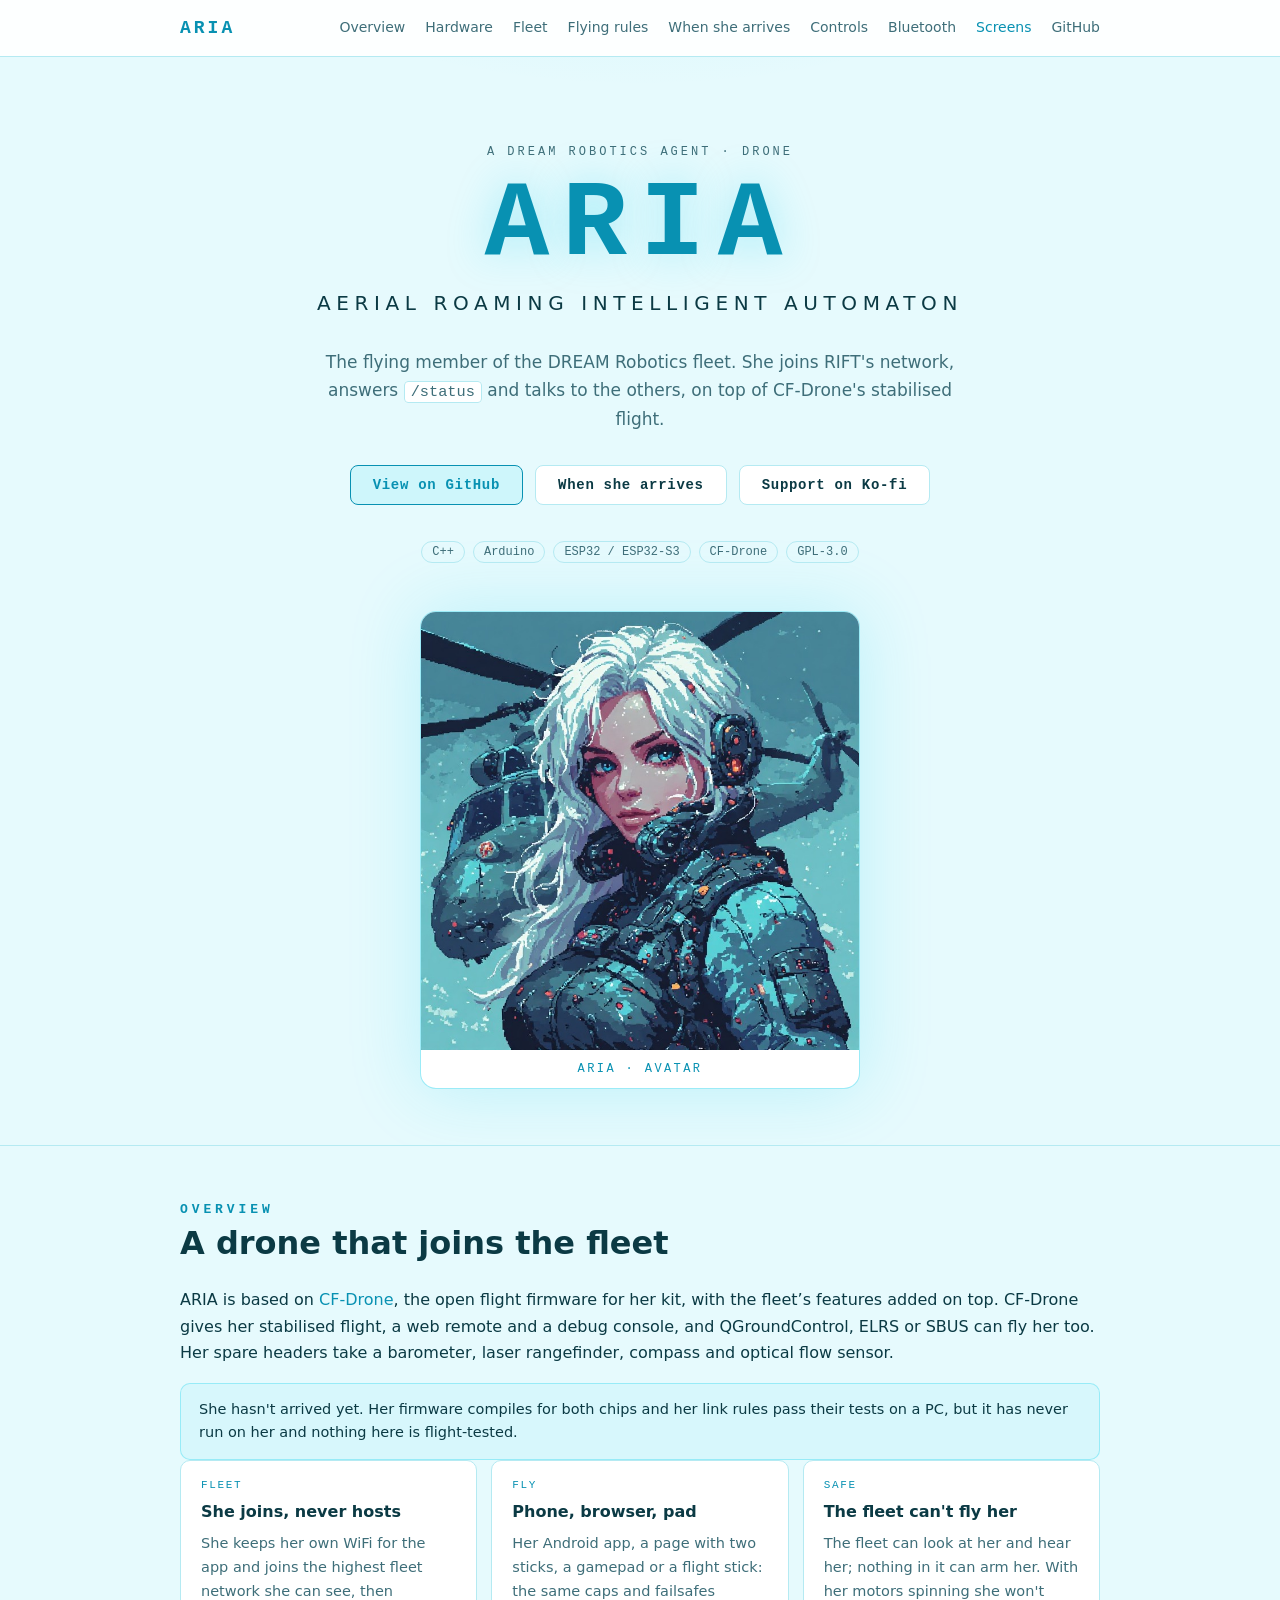
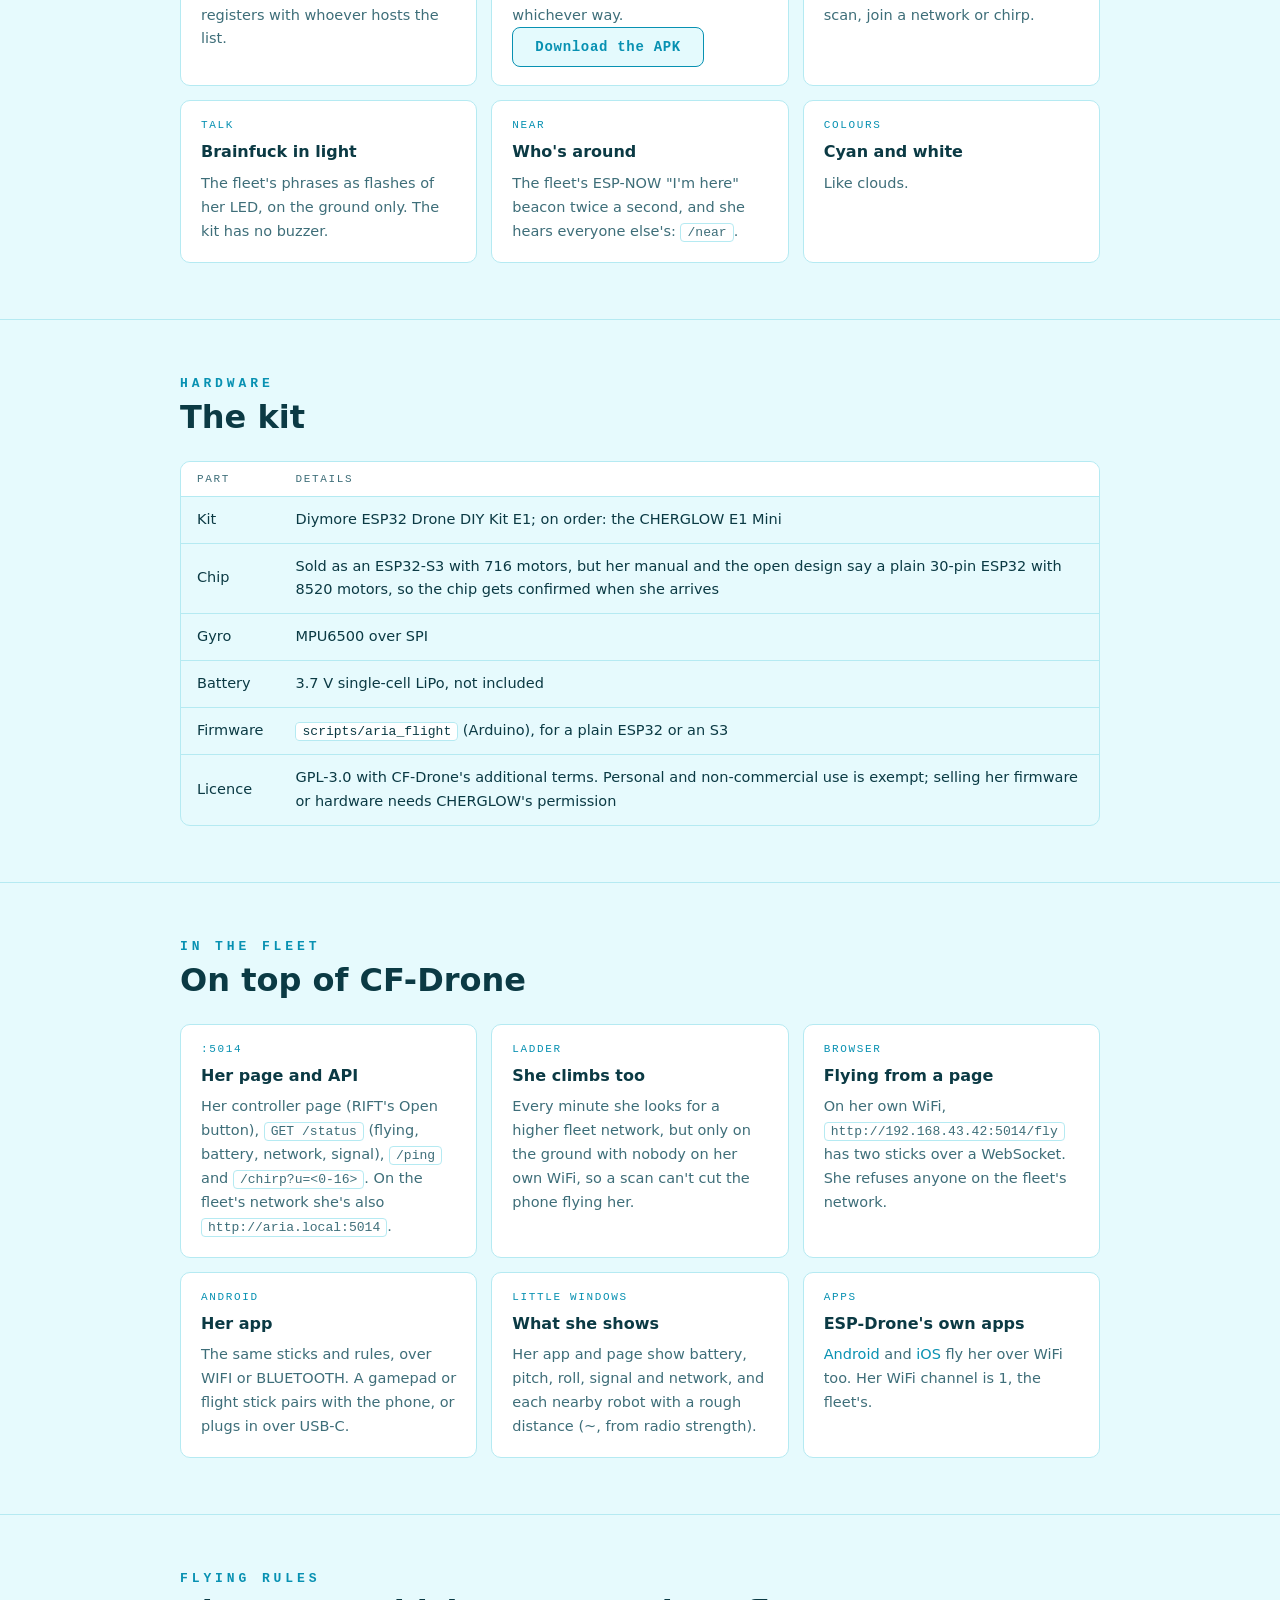
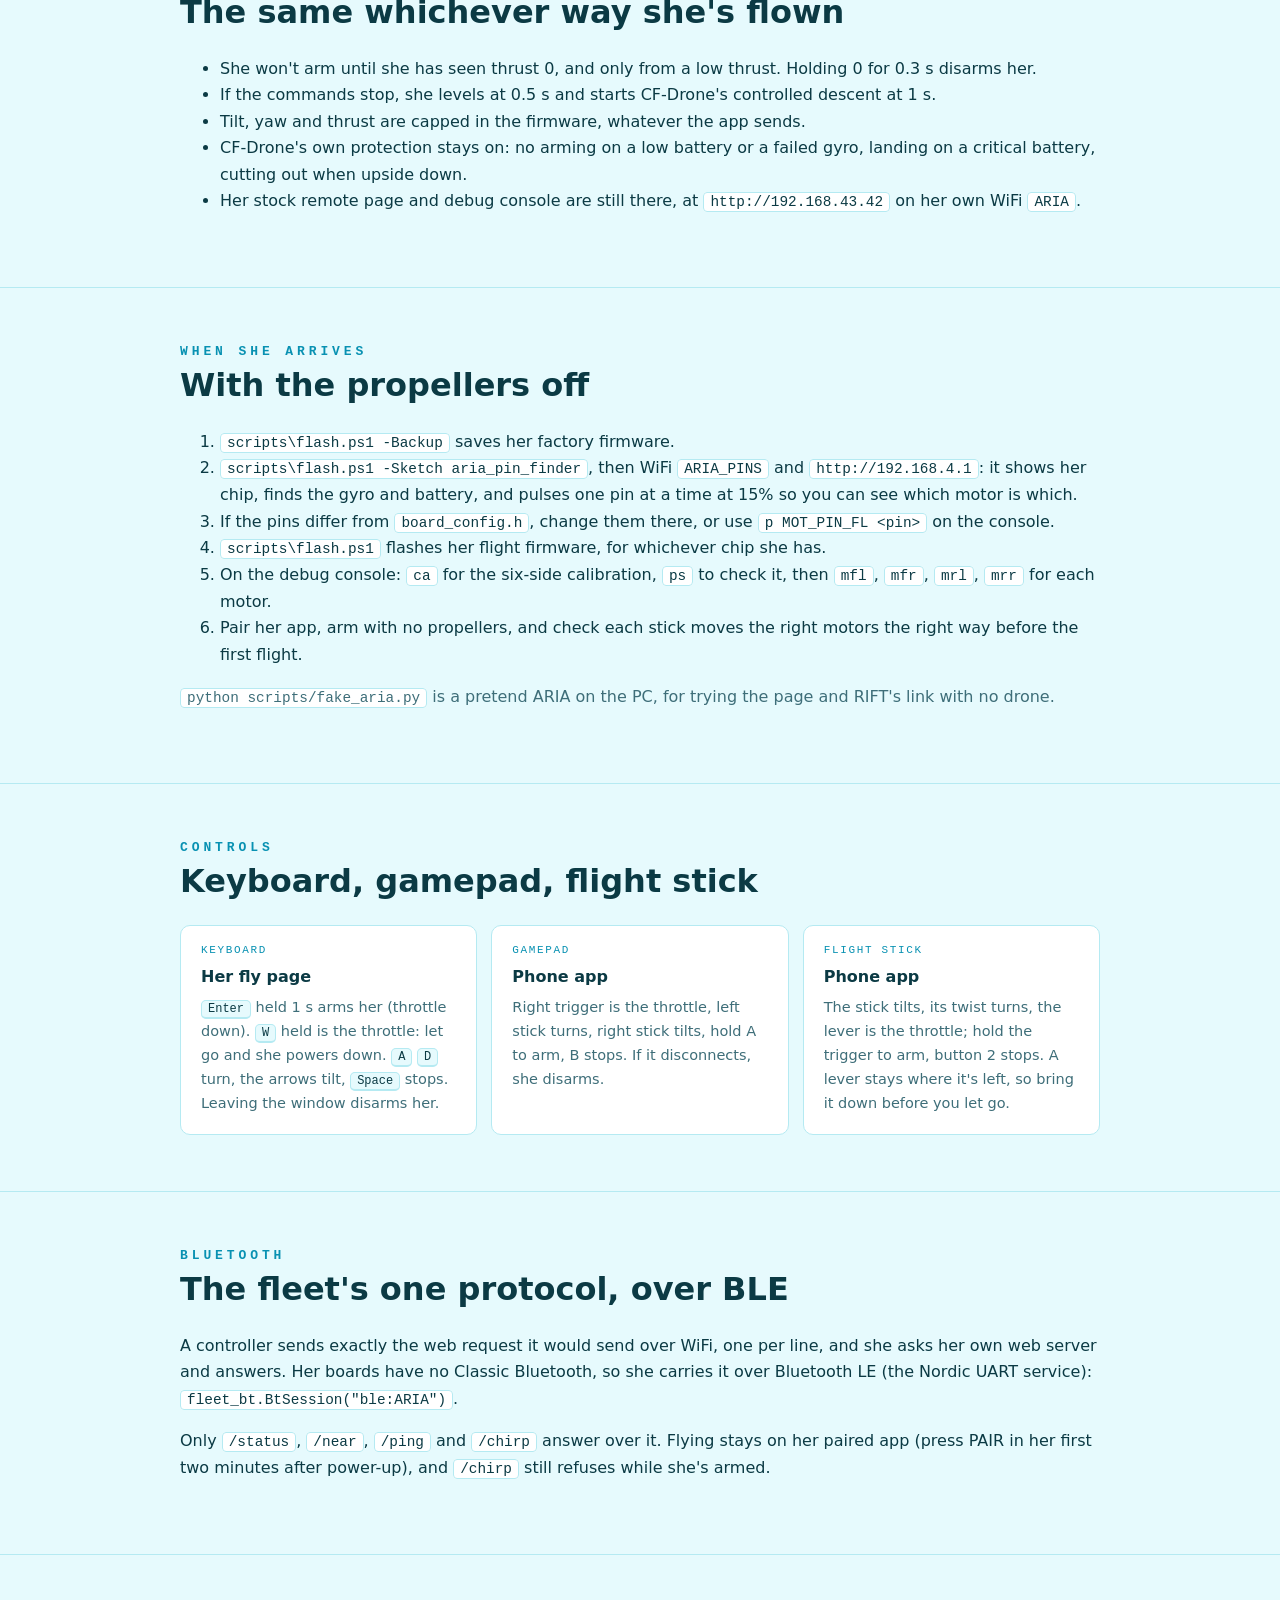
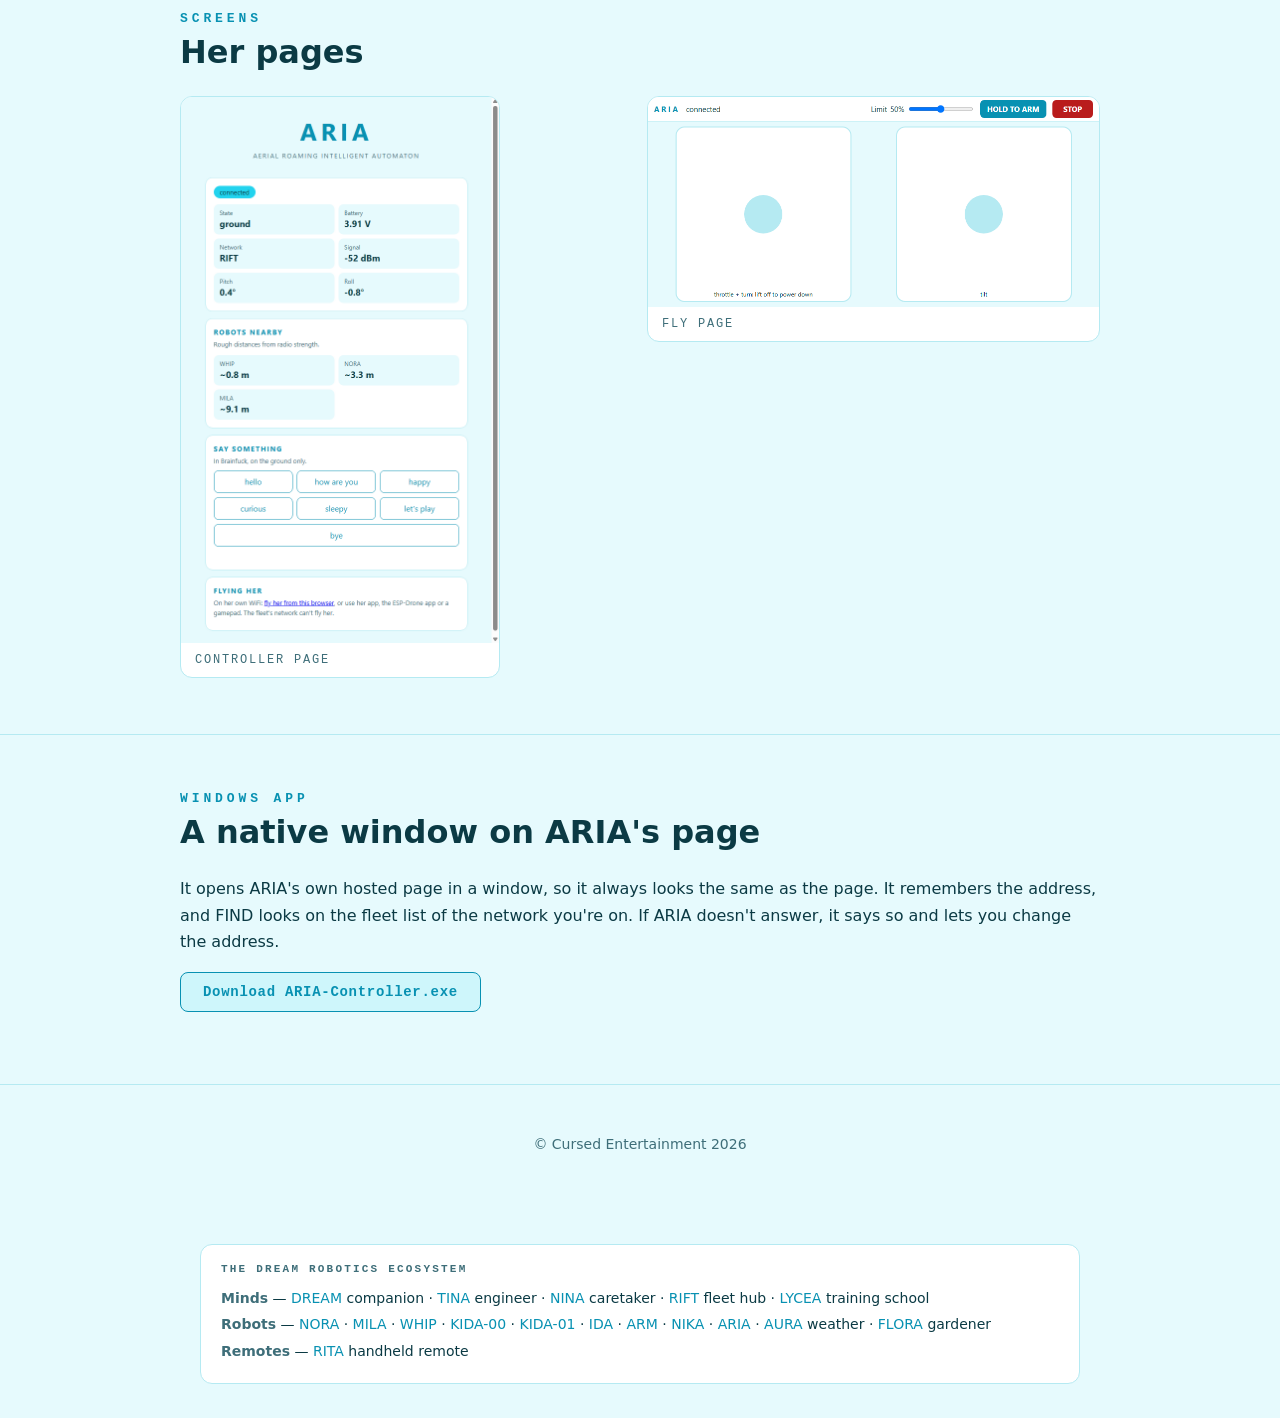
<file: index.html>
<!DOCTYPE html>
<html lang="en">
<head>
<meta charset="utf-8">
<meta name="viewport" content="width=device-width, initial-scale=1">
<title>ARIA — Aerial Roaming Intelligent Automaton</title>
<meta name="description" content="ARIA is the ESP32 drone of the DREAM Robotics fleet, based on CF-Drone.">
<meta name="color-scheme" content="light">
<meta property="og:title" content="ARIA — Aerial Roaming Intelligent Automaton">
<meta property="og:description" content="The drone of the DREAM Robotics fleet.">
<meta property="og:type" content="website">
<meta property="og:image" content="images/aria_avatar.jpg">
<link rel="icon" href="site/favicon.ico" sizes="any">
<link rel="apple-touch-icon" href="site/apple-touch-icon.png">
<link rel="stylesheet" href="site/style.css">
<script src="site/site.js" defer></script>
</head>
<body>

<nav aria-label="Primary">
  <div class="wrap">
    <a class="brand" href="#top">ARIA</a>
    <ul>
      <li><a href="#overview">Overview</a></li>
      <li><a href="#hardware">Hardware</a></li>
      <li><a href="#fleet">Fleet</a></li>
      <li><a href="#rules">Flying rules</a></li>
      <li><a href="#quickstart">When she arrives</a></li>
      <li><a href="#controls">Controls</a></li>
      <li><a href="#bluetooth">Bluetooth</a></li>
      <li><a href="#screens">Screens</a></li>
      <li><a href="https://github.com/CursedPrograms/ARIA-Robot-v00">GitHub</a></li>
    </ul>
  </div>
</nav>

<header class="hero" id="top">
  <div class="wrap">
    <div class="eyebrow">A DREAM Robotics Agent &middot; Drone</div>
    <h1>ARIA</h1>
    <p class="tagline">Aerial Roaming Intelligent Automaton</p>
    <p class="lede">The flying member of the DREAM Robotics fleet. She joins RIFT's network, answers <code>/status</code> and talks to the others, on top of CF-Drone's stabilised flight.</p>
    <div class="cta">
      <a class="btn primary" href="https://github.com/CursedPrograms/ARIA-Robot-v00">View on GitHub</a>
      <a class="btn" href="#quickstart">When she arrives</a>
      <a class="btn" href="https://ko-fi.com/cursedentertainment">Support on Ko-fi</a>
    </div>
    <div class="tags" aria-label="Technologies">
      <span class="tag">C++</span>
      <span class="tag">Arduino</span>
      <span class="tag">ESP32 / ESP32-S3</span>
      <span class="tag">CF-Drone</span>
      <span class="tag">GPL-3.0</span>
    </div>

    <figure class="avatar">
      <img src="images/aria_avatar.jpg" alt="ARIA's avatar: a human representation of the drone, white-haired, in flight gear, with a helicopter behind her" width="768" height="768">
      <figcaption>ARIA &middot; avatar</figcaption>
    </figure>
  </div>
</header>

<main>

<section id="overview">
  <div class="wrap">
    <h2>Overview</h2>
    <h3 class="title">A drone that joins the fleet</h3>
    <p>ARIA is based on <a href="https://github.com/songge8/CF-Drone">CF-Drone</a>, the open flight firmware for her kit, with the fleet&rsquo;s features added on top. CF-Drone gives her stabilised flight, a web remote and a debug console, and QGroundControl, ELRS or SBUS can fly her too. Her spare headers take a barometer, laser rangefinder, compass and optical flow sensor.</p>
    <p class="note">She hasn't arrived yet. Her firmware compiles for both chips and her link rules pass their tests on a PC, but it has never run on her and nothing here is flight-tested.</p>
    <div class="grid cols-3">
      <div class="card"><span class="k">Fleet</span><h4>She joins, never hosts</h4><p>She keeps her own WiFi for the app and joins the highest fleet network she can see, then registers with whoever hosts the list.</p></div>
      <div class="card"><span class="k">Fly</span><h4>Phone, browser, pad</h4><p>Her Android app, a page with two sticks, a gamepad or a flight stick: the same caps and failsafes whichever way.</p><p><a class="btn primary" href="https://github.com/CursedPrograms/ARIA-Robot-v00/raw/main/Android%20App/apk/ARIA-debug-2026-10-30.apk">Download the APK</a></p></div>
      <div class="card"><span class="k">Safe</span><h4>The fleet can't fly her</h4><p>The fleet can look at her and hear her; nothing in it can arm her. With her motors spinning she won't scan, join a network or chirp.</p></div>
      <div class="card"><span class="k">Talk</span><h4>Brainfuck in light</h4><p>The fleet's phrases as flashes of her LED, on the ground only. The kit has no buzzer.</p></div>
      <div class="card"><span class="k">Near</span><h4>Who's around</h4><p>The fleet's ESP-NOW "I'm here" beacon twice a second, and she hears everyone else's: <code>/near</code>.</p></div>
      <div class="card"><span class="k">Colours</span><h4>Cyan and white</h4><p>Like clouds.</p></div>
    </div>
  </div>
</section>

<section id="hardware">
  <div class="wrap">
    <h2>Hardware</h2>
    <h3 class="title">The kit</h3>
    <div class="table-wrap">
      <table>
        <tr><th>Part</th><th>Details</th></tr>
        <tr><td>Kit</td><td>Diymore ESP32 Drone DIY Kit E1; on order: the CHERGLOW E1 Mini</td></tr>
        <tr><td>Chip</td><td>Sold as an ESP32-S3 with 716 motors, but her manual and the open design say a plain 30-pin ESP32 with 8520 motors, so the chip gets confirmed when she arrives</td></tr>
        <tr><td>Gyro</td><td>MPU6500 over SPI</td></tr>
        <tr><td>Battery</td><td>3.7 V single-cell LiPo, not included</td></tr>
        <tr><td>Firmware</td><td><code>scripts/aria_flight</code> (Arduino), for a plain ESP32 or an S3</td></tr>
        <tr><td>Licence</td><td>GPL-3.0 with CF-Drone's additional terms. Personal and non-commercial use is exempt; selling her firmware or hardware needs CHERGLOW's permission</td></tr>
      </table>
    </div>
  </div>
</section>

<section id="fleet">
  <div class="wrap">
    <h2>In the fleet</h2>
    <h3 class="title">On top of CF-Drone</h3>
    <div class="grid cols-3">
      <div class="card"><span class="k">:5014</span><h4>Her page and API</h4><p>Her controller page (RIFT's Open button), <code>GET /status</code> (flying, battery, network, signal), <code>/ping</code> and <code>/chirp?u=&lt;0-16&gt;</code>. On the fleet's network she's also <code>http://aria.local:5014</code>.</p></div>
      <div class="card"><span class="k">Ladder</span><h4>She climbs too</h4><p>Every minute she looks for a higher fleet network, but only on the ground with nobody on her own WiFi, so a scan can't cut the phone flying her.</p></div>
      <div class="card"><span class="k">Browser</span><h4>Flying from a page</h4><p>On her own WiFi, <code>http://192.168.43.42:5014/fly</code> has two sticks over a WebSocket. She refuses anyone on the fleet's network.</p></div>
      <div class="card"><span class="k">Android</span><h4>Her app</h4><p>The same sticks and rules, over WIFI or BLUETOOTH. A gamepad or flight stick pairs with the phone, or plugs in over USB-C.</p></div>
      <div class="card"><span class="k">Little windows</span><h4>What she shows</h4><p>Her app and page show battery, pitch, roll, signal and network, and each nearby robot with a rough distance (~, from radio strength).</p></div>
      <div class="card"><span class="k">Apps</span><h4>ESP-Drone's own apps</h4><p><a href="https://github.com/EspressifApps/ESP-Drone-Android">Android</a> and <a href="https://github.com/EspressifApps/ESP-Drone-iOS">iOS</a> fly her over WiFi too. Her WiFi channel is 1, the fleet's.</p></div>
    </div>
  </div>
</section>

<section id="rules">
  <div class="wrap">
    <h2>Flying rules</h2>
    <h3 class="title">The same whichever way she's flown</h3>
    <ul>
      <li>She won't arm until she has seen thrust 0, and only from a low thrust. Holding 0 for 0.3 s disarms her.</li>
      <li>If the commands stop, she levels at 0.5 s and starts CF-Drone's controlled descent at 1 s.</li>
      <li>Tilt, yaw and thrust are capped in the firmware, whatever the app sends.</li>
      <li>CF-Drone's own protection stays on: no arming on a low battery or a failed gyro, landing on a critical battery, cutting out when upside down.</li>
      <li>Her stock remote page and debug console are still there, at <code>http://192.168.43.42</code> on her own WiFi <code>ARIA</code>.</li>
    </ul>
  </div>
</section>

<section id="quickstart">
  <div class="wrap">
    <h2>When she arrives</h2>
    <h3 class="title">With the propellers off</h3>
    <ol>
      <li><code>scripts\flash.ps1 -Backup</code> saves her factory firmware.</li>
      <li><code>scripts\flash.ps1 -Sketch aria_pin_finder</code>, then WiFi <code>ARIA_PINS</code> and <code>http://192.168.4.1</code>: it shows her chip, finds the gyro and battery, and pulses one pin at a time at 15% so you can see which motor is which.</li>
      <li>If the pins differ from <code>board_config.h</code>, change them there, or use <code>p MOT_PIN_FL &lt;pin&gt;</code> on the console.</li>
      <li><code>scripts\flash.ps1</code> flashes her flight firmware, for whichever chip she has.</li>
      <li>On the debug console: <code>ca</code> for the six-side calibration, <code>ps</code> to check it, then <code>mfl</code>, <code>mfr</code>, <code>mrl</code>, <code>mrr</code> for each motor.</li>
      <li>Pair her app, arm with no propellers, and check each stick moves the right motors the right way before the first flight.</li>
    </ol>
    <p class="muted"><code>python scripts/fake_aria.py</code> is a pretend ARIA on the PC, for trying the page and RIFT's link with no drone.</p>
  </div>
</section>

<section id="controls">
  <div class="wrap">
    <h2>Controls</h2>
    <h3 class="title">Keyboard, gamepad, flight stick</h3>
    <div class="grid cols-3">
      <div class="card"><span class="k">Keyboard</span><h4>Her fly page</h4><p><kbd>Enter</kbd> held 1 s arms her (throttle down). <kbd>W</kbd> held is the throttle: let go and she powers down. <kbd>A</kbd> <kbd>D</kbd> turn, the arrows tilt, <kbd>Space</kbd> stops. Leaving the window disarms her.</p></div>
      <div class="card"><span class="k">Gamepad</span><h4>Phone app</h4><p>Right trigger is the throttle, left stick turns, right stick tilts, hold A to arm, B stops. If it disconnects, she disarms.</p></div>
      <div class="card"><span class="k">Flight stick</span><h4>Phone app</h4><p>The stick tilts, its twist turns, the lever is the throttle; hold the trigger to arm, button 2 stops. A lever stays where it's left, so bring it down before you let go.</p></div>
    </div>
  </div>
</section>

<section id="bluetooth">
  <div class="wrap">
    <h2>Bluetooth</h2>
    <h3 class="title">The fleet's one protocol, over BLE</h3>
    <p>A controller sends exactly the web request it would send over WiFi, one per line, and she asks her own web server and answers. Her boards have no Classic Bluetooth, so she carries it over Bluetooth LE (the Nordic UART service): <code>fleet_bt.BtSession("ble:ARIA")</code>.</p>
    <p>Only <code>/status</code>, <code>/near</code>, <code>/ping</code> and <code>/chirp</code> answer over it. Flying stays on her paired app (press PAIR in her first two minutes after power-up), and <code>/chirp</code> still refuses while she's armed.</p>
  </div>
</section>

<section id="screens">
  <div class="wrap">
    <h2>Screens</h2>
    <h3 class="title">Her pages</h3>
    <div class="screens">
      <figure class="shot narrow">
        <img src="images/screenshots/controller-page.png" alt="ARIA's controller page, on a pretend ARIA" width="640" height="1100" loading="lazy">
        <figcaption>Controller page</figcaption>
      </figure>
      <figure class="shot">
        <img src="images/screenshots/fly-page.png" alt="Flying ARIA from a browser: two sticks" width="900" height="420" loading="lazy">
        <figcaption>Fly page</figcaption>
      </figure>
    </div>
  </div>
</section>

<section id="windows">
  <div class="wrap">
    <h2>Windows app</h2>
    <h3 class="title">A native window on ARIA's page</h3>
    <p>It opens ARIA's own hosted page in a window, so it always looks the same as the page. It remembers the address, and FIND looks on the fleet list of the network you're on. If ARIA doesn't answer, it says so and lets you change the address.</p>
    <p><a class="btn primary" href="https://github.com/CursedPrograms/ARIA-Robot-v00/raw/main/builds/ARIA-Controller.exe">Download ARIA-Controller.exe</a></p>
  </div>
</section>

</main>

<footer id="site-footer">&copy; Cursed Entertainment 2026</footer>
<script src="https://cursedprograms.github.io/RIFT/site/footer.js"></script>

<!-- DREAM-ECOSYSTEM:START -->
<section class="eco">
  <div class="eco-title">The DREAM Robotics ecosystem</div>
  <div><strong>Minds</strong> — <a href="https://cursedprograms.github.io/DREAM/">DREAM</a> companion · <a href="https://cursedprograms.github.io/TINA/">TINA</a> engineer · <a href="https://cursedprograms.github.io/NINA/">NINA</a> caretaker · <a href="https://cursedprograms.github.io/RIFT/">RIFT</a> fleet hub · <a href="https://github.com/CursedPrograms/LYCEA">LYCEA</a> training school</div>
  <div><strong>Robots</strong> — <a href="https://cursedprograms.github.io/NORA-Robot-v00/">NORA</a> · <a href="https://cursedprograms.github.io/MILA-Robot-v00/">MILA</a> · <a href="https://cursedprograms.github.io/WHIP-Robot-v00/">WHIP</a> · <a href="https://cursedprograms.github.io/KIDA-Robot-v00/">KIDA-00</a> · <a href="https://cursedprograms.github.io/KIDA-Robot-v01/">KIDA-01</a> · <a href="https://cursedprograms.github.io/IDA-Robot-v00/">IDA</a> · <a href="https://cursedprograms.github.io/ARM-Robot-v01/">ARM</a> · <a href="https://cursedprograms.github.io/NIKA-Robot-v00/">NIKA</a> · <a href="https://cursedprograms.github.io/ARIA-Robot-v00/">ARIA</a> · <a href="https://cursedprograms.github.io/AURA/">AURA</a> weather · <a href="https://cursedprograms.github.io/FLORA-Robot-v00/">FLORA</a> gardener</div>
  <div><strong>Remotes</strong> — <a href="https://cursedprograms.github.io/RITA/">RITA</a> handheld remote</div>
</section>
<!-- DREAM-ECOSYSTEM:END -->
</body>
</html>
</file>
<file: site/style.css>
/* DREAM Robotics site stylesheet: layout shared by every robot, ARIA's colours
   (cyan sky and white clouds). */
:root {
  --bg: #E6FAFD;
  --panel: #FFFFFF;
  --border: #B5EAF2;
  --accent: #0891B2;
  --accent2: #22D3EE;
  --green: #0E9F6E;
  --text: #0B3A44;
  --sub: #3E6E79;
  --glow: 34, 211, 238;
  --glow2: 255, 255, 255;
  --mono: ui-monospace, "Cascadia Code", Consolas, "SF Mono", Menlo, monospace;
  --sans: system-ui, -apple-system, "Segoe UI", Roboto, sans-serif;
}
* { box-sizing: border-box; }
html { scroll-behavior: smooth; }
body {
  margin: 0;
  background: var(--bg);
  color: var(--text);
  font: 16px/1.65 var(--sans);
  -webkit-font-smoothing: antialiased;
}
a { color: var(--accent); text-decoration: none; }
a:hover { text-decoration: underline; }
a:focus-visible, .btn:focus-visible { outline: 2px solid var(--accent); outline-offset: 3px; border-radius: 4px; }
code, pre, .mono { font-family: var(--mono); }
.wrap { max-width: 960px; margin: 0 auto; padding: 0 20px; }

/* nav */
nav {
  position: sticky; top: 0; z-index: 10;
  background: rgba(255, 255, 255, .9);
  backdrop-filter: blur(8px);
  border-bottom: 1px solid var(--border);
}
nav .wrap { display: flex; align-items: center; justify-content: space-between; height: 56px; gap: 16px; }
nav .brand { font: 700 18px var(--mono); letter-spacing: 3px; color: var(--accent); }
nav ul { display: flex; gap: 20px; list-style: none; margin: 0; padding: 0; font-size: 14px; }
nav ul a { color: var(--sub); }
nav ul a:hover { color: var(--text); text-decoration: none; }
@media (max-width: 640px) { nav ul li:not(:last-child) { display: none; } }

/* hero */
header.hero { padding: 88px 0 56px; text-align: center; position: relative; overflow: hidden; }
header.hero::before {
  content: ""; position: absolute; inset: -40% 0 auto 0; height: 520px; z-index: -1;
  background: radial-gradient(ellipse at 50% 30%, rgba(var(--glow), .16), transparent 60%),
              radial-gradient(ellipse at 75% 20%, rgba(var(--glow2), .13), transparent 55%);
}
.eyebrow { font: 12px var(--mono); letter-spacing: 3px; color: var(--sub); text-transform: uppercase; }
h1 {
  margin: 12px 0 8px;
  font: 800 clamp(56px, 12vw, 108px)/1 var(--mono);
  letter-spacing: .12em;
  color: var(--accent);
  text-shadow: 0 0 40px rgba(var(--glow), .35);
}
.tagline { font-size: clamp(15px, 2.6vw, 20px); color: var(--text); letter-spacing: .28em; text-transform: uppercase; margin: 0 0 28px; }
.lede { max-width: 660px; margin: 0 auto 32px; color: var(--sub); font-size: 17px; }
.cta { display: flex; flex-wrap: wrap; gap: 12px; justify-content: center; }
.btn {
  display: inline-block; padding: 11px 22px; border-radius: 8px;
  border: 1px solid var(--border); background: var(--panel); color: var(--text);
  font: 600 14px var(--mono); letter-spacing: .05em; transition: border-color .15s, background .15s;
}
.btn:hover { border-color: var(--accent); text-decoration: none; }
.btn.primary { background: rgba(var(--glow), .12); border-color: var(--accent); color: var(--accent); }
.tags { display: flex; flex-wrap: wrap; gap: 8px; justify-content: center; margin-top: 36px; }
.tag { font: 12px var(--mono); color: var(--sub); border: 1px solid var(--border); padding: 3px 10px; border-radius: 999px; }

/* photos */
.photos { display: grid; grid-template-columns: repeat(auto-fit, minmax(200px, 1fr)); gap: 14px; margin-top: 48px; }
.avatar { margin: 48px auto 0; max-width: 440px; background: var(--panel); border: 1px solid rgba(var(--glow), .45); border-radius: 16px; overflow: hidden; box-shadow: 0 0 70px rgba(var(--glow), .22); }
.avatar.wide { max-width: 620px; }
.avatar img { display: block; width: 100%; height: auto; }
.avatar figcaption { font: 12px var(--mono); letter-spacing: .2em; text-transform: uppercase; color: var(--accent); padding: 12px 16px; }
.photos.single { grid-template-columns: minmax(0, 380px); justify-content: center; }
.screens { display: grid; gap: 14px; grid-template-columns: repeat(auto-fill, minmax(300px, 1fr)); align-items: start; }
.screens .shot { margin: 0; }
.dot { display: inline-block; width: 10px; height: 10px; border-radius: 50%; margin-right: 8px; vertical-align: middle; }
.yes { color: var(--green); }
.no { color: #576A6B; }
nav ul a.active { color: var(--accent); }
.spaced { margin-top: 16px; }
.shot.narrow { max-width: 320px; }
.dot.red { background: #e5484d; }
.dot.green { background: #46a758; }
.dot.yellow { background: #f5d90a; }
.dot.blue { background: #3e63dd; }

/* error pages (404 / 500) */
.error { padding: 88px 0 72px; text-align: center; position: relative; overflow: hidden; }
.error::before {
  content: ""; position: absolute; inset: -30% 0 auto 0; height: 520px; z-index: -1;
  background: radial-gradient(ellipse at 50% 30%, rgba(var(--glow), .16), transparent 60%);
}
.error .face { display: block; width: 168px; height: 168px; margin: 0 auto 28px; border-radius: 50%; object-fit: cover;
  border: 2px solid rgba(var(--glow), .55); box-shadow: 0 0 60px rgba(var(--glow), .25); }
.error .code { font: 800 clamp(88px, 20vw, 168px)/1 var(--mono); letter-spacing: .08em; color: var(--accent);
  text-shadow: 0 0 40px rgba(var(--glow), .35); margin: 0 auto 12px; max-width: none; text-align: center; text-indent: .08em; }
.error h1 { font-size: clamp(22px, 4vw, 30px); letter-spacing: normal; text-shadow: none; color: var(--text); margin: 0 0 12px; font-family: var(--sans); font-weight: 700; }
.error p { color: var(--sub); max-width: 520px; margin: 0 auto 28px; }
.error code { word-break: break-all; }
.photos figure { margin: 0; background: var(--panel); border: 1px solid var(--border); border-radius: 12px; overflow: hidden; }
.photos img { display: block; width: 100%; height: auto; aspect-ratio: 1; object-fit: cover; }
.photos figcaption { font: 12px var(--mono); letter-spacing: .15em; text-transform: uppercase; color: var(--sub); padding: 10px 14px; }
.shot { margin: 24px 0 0; background: var(--panel); border: 1px solid var(--border); border-radius: 12px; overflow: hidden; }
.shot img { display: block; width: 100%; height: auto; }
.shot figcaption { font: 12px var(--mono); letter-spacing: .15em; text-transform: uppercase; color: var(--sub); padding: 10px 14px; }

/* sections */
section { padding: 56px 0; border-top: 1px solid var(--border); }
h2 { margin: 0 0 6px; font: 700 13px var(--mono); letter-spacing: .3em; text-transform: uppercase; color: var(--accent); }
h3.title { margin: 0 0 24px; font-size: clamp(24px, 4vw, 32px); line-height: 1.25; }
h3.sub { margin: 40px 0 16px; font-size: 22px; line-height: 1.25; }
p { margin: 0 0 16px; }
.muted { color: var(--sub); }

.grid { display: grid; gap: 14px; }
.grid.cols-3 { grid-template-columns: repeat(auto-fill, minmax(260px, 1fr)); }
.grid.cols-2 { grid-template-columns: repeat(auto-fill, minmax(300px, 1fr)); }
.card { background: var(--panel); border: 1px solid var(--border); border-radius: 10px; padding: 18px 20px; }
.card h4 { margin: 0 0 6px; font-size: 16px; }
.card p { margin: 0; color: var(--sub); font-size: 14.5px; }
.card .k { font: 11px var(--mono); letter-spacing: .15em; color: var(--accent); text-transform: uppercase; margin-bottom: 8px; display: block; }

/* hardware list */
.parts { list-style: none; margin: 0; padding: 0; display: grid; gap: 10px; grid-template-columns: repeat(auto-fill, minmax(260px, 1fr)); }
.parts li {
  background: var(--panel); border: 1px solid var(--border); border-radius: 8px;
  padding: 12px 16px; display: flex; align-items: baseline; gap: 12px;
}
.parts .n { font: 12px var(--mono); color: var(--accent); min-width: 22px; }

/* modes */
.mode { border-left: 3px solid var(--accent); }
.mode:nth-child(2) { border-left-color: var(--accent2); }
.mode:nth-child(3) { border-left-color: var(--green); }
.mode:nth-child(4) { border-left-color: var(--sub); }
kbd {
  font: 12px var(--mono); background: var(--bg); border: 1px solid var(--border);
  border-bottom-width: 2px; border-radius: 5px; padding: 1px 6px; color: var(--text);
}

/* code */
pre {
  background: var(--panel); border: 1px solid var(--border); border-radius: 10px;
  padding: 16px 18px; overflow-x: auto; font-size: 13.5px; line-height: 1.6; margin: 0 0 16px;
}
pre .c { color: #576A6B; }
pre .p { color: var(--accent); user-select: none; }
:not(pre) > code { background: var(--panel); border: 1px solid var(--border); border-radius: 4px; padding: 1px 6px; font-size: .9em; }

/* steps */
ol.steps { margin: 0 0 16px; padding-left: 22px; }
ol.steps li { margin-bottom: 10px; }
ol.steps li::marker { color: var(--accent); font-family: var(--mono); }

/* callout */
.note { background: rgba(var(--glow), .07); border: 1px solid rgba(var(--glow), .35); border-radius: 10px; padding: 14px 18px; margin: 16px 0 0; font-size: 14.5px; }
.note strong { color: var(--accent); }

/* table */
.table-wrap { overflow-x: auto; border: 1px solid var(--border); border-radius: 10px; }
table { border-collapse: collapse; width: 100%; font-size: 14.5px; }
th, td { text-align: left; padding: 11px 16px; border-bottom: 1px solid var(--border); }
th { font: 11px var(--mono); letter-spacing: .15em; text-transform: uppercase; color: var(--sub); background: var(--panel); white-space: nowrap; }
tr:last-child td { border-bottom: 0; }
td.mono { color: var(--accent); font-size: 13px; white-space: nowrap; }

/* related */
.related { display: flex; flex-wrap: wrap; gap: 10px; }
.related a { font: 13px var(--mono); border: 1px solid var(--border); background: var(--panel); border-radius: 8px; padding: 8px 14px; color: var(--text); }
.related a:hover { border-color: var(--accent); text-decoration: none; }

/* footer */
footer { border-top: 1px solid var(--border); padding: 48px 0 56px; text-align: center; color: var(--sub); font-size: 14px; }
footer .logos { display: flex; flex-wrap: wrap; align-items: center; justify-content: center; gap: 28px; margin: 24px 0; }
footer .logos img { display: block; height: auto; max-width: 100%; }
footer .links { display: flex; flex-wrap: wrap; gap: 8px 22px; justify-content: center; margin-bottom: 8px; }

@media (prefers-reduced-motion: reduce) { html { scroll-behavior: auto; } .btn { transition: none; } }

/* The DREAM Robotics ecosystem links (the DREAM-ECOSYSTEM block at the end of index.html) */
section.eco { max-width: 880px; margin: 32px auto; padding: 18px 20px; border: 1px solid var(--border); border-radius: 12px;
  background: var(--panel); color: var(--text); font-family: system-ui, Segoe UI, sans-serif; font-size: 14px; line-height: 1.9; }
section.eco .eco-title { font: 600 11px ui-monospace, Consolas, monospace; letter-spacing: .2em; text-transform: uppercase;
  color: var(--sub); margin-bottom: 10px; }
section.eco strong { color: var(--sub); }
section.eco a { color: var(--accent); text-decoration: none; }
</file>
